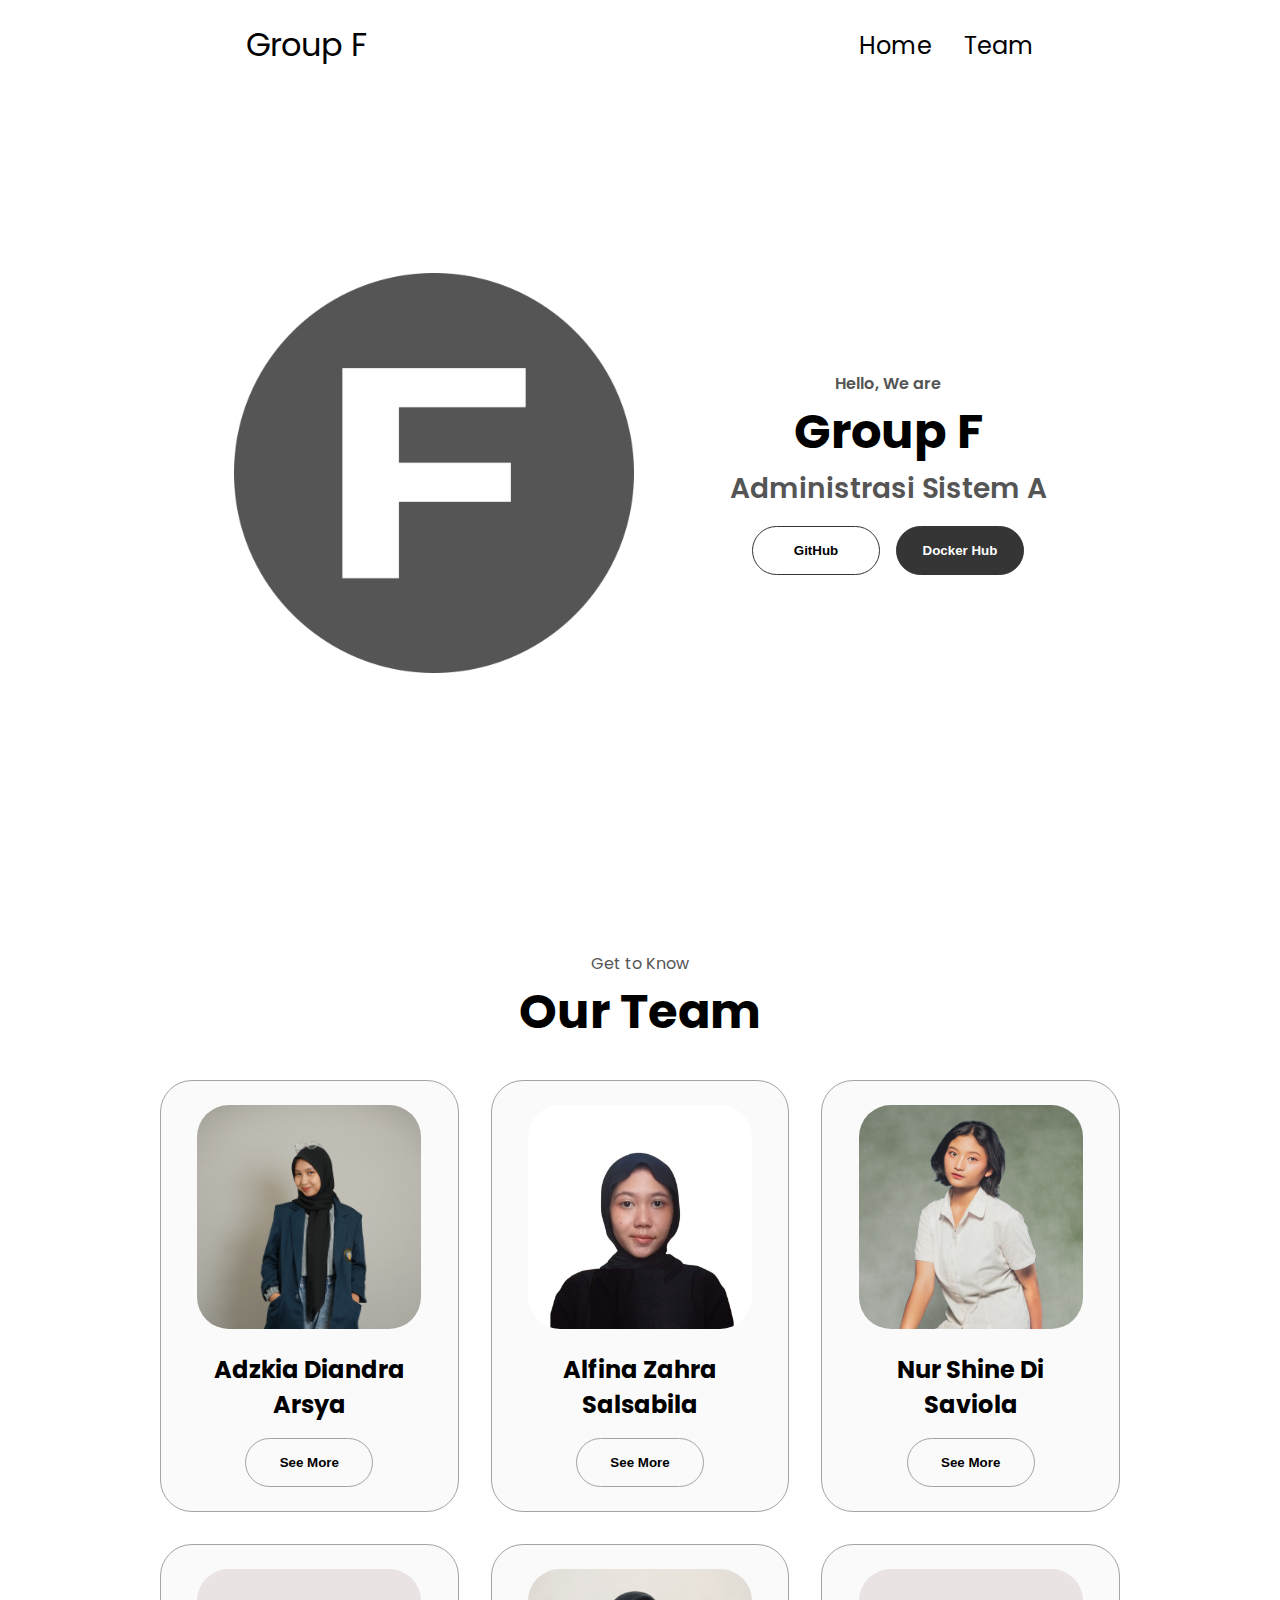
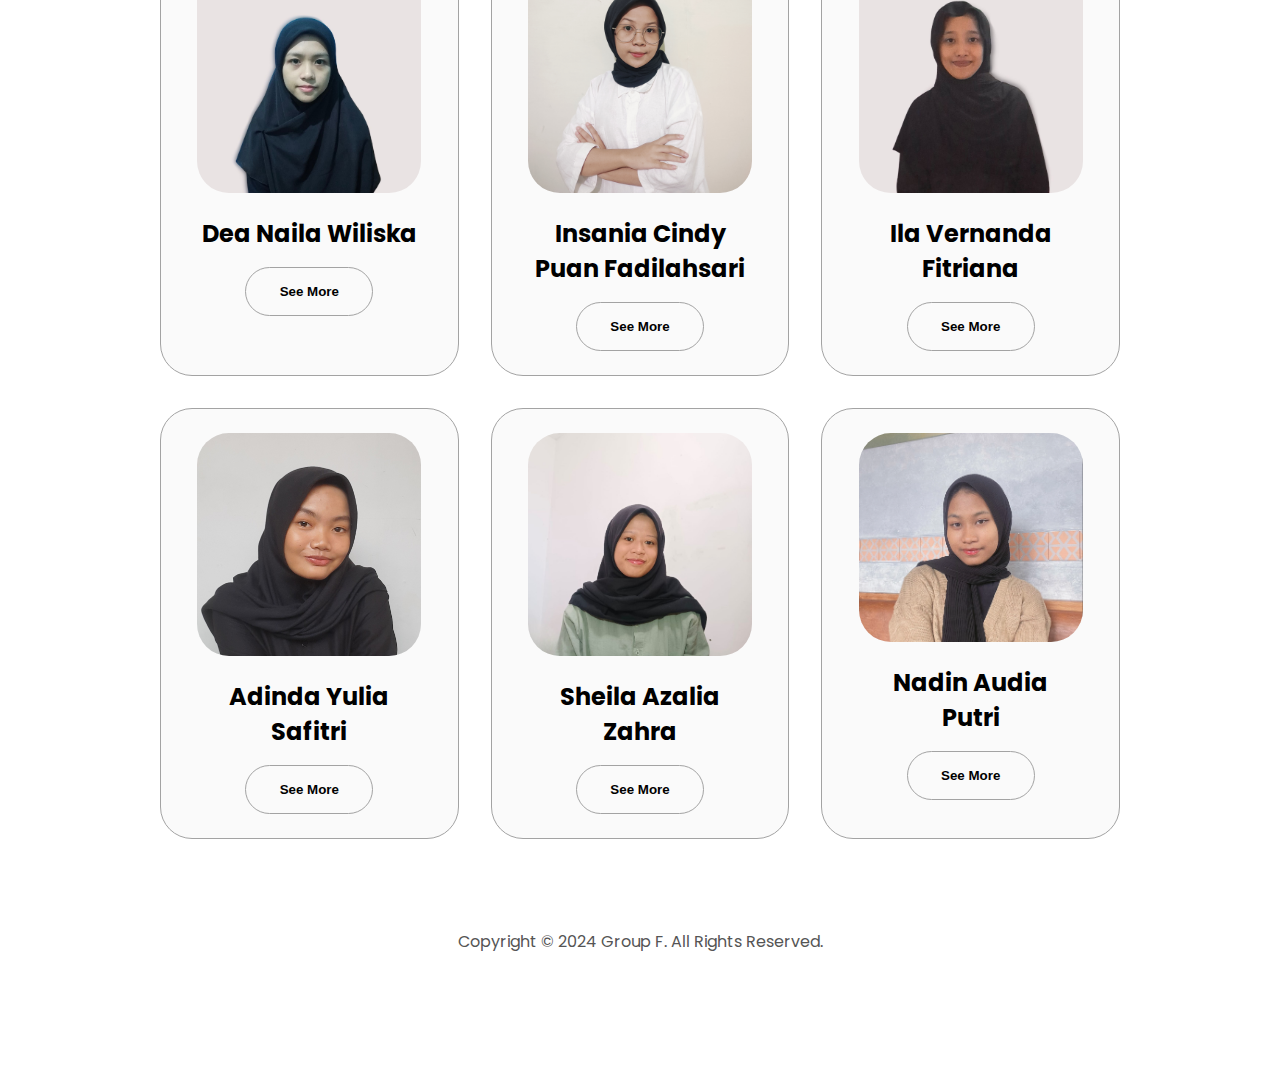
<file: members/template/index.html>
<!DOCTYPE html>
<html lang="en">
  <head>
    <meta charset="UTF-8" />
    <meta http-equiv="X-UA-Compatible" content="IE=edge" />
    <meta name="viewport" content="width=device-width, initial-scale=1.0" />
    <title>Group F</title>
    <link rel="stylesheet" href="style.css" />
    <link rel="stylesheet" href="mediaqueries.css" />
  </head>
  <body>
    <nav id="desktop-nav">
      <div class="logo">Group F</div>
      <div>
        <ul class="nav-links">
          <li><a href="#desktop-nav">Home</a></li>
          <li><a href="#team">Team</a></li>
        </ul>
      </div>
    </nav>
    <nav id="hamburger-nav">
      <div class="logo">Group F</div>
      <div class="hamburger-menu">
        <div class="hamburger-icon" onclick="toggleMenu()">
          <span></span>
          <span></span>
          <span></span>
        </div>
        <div class="menu-links">
          <li><a href="#desktop-nav" onclick="toggleMenu()">Home</a></li>
          <li><a href="#team" onclick="toggleMenu()">Team</a></li>
        </div>
      </div>
    </nav>
    <section id="profile">
      <div class="section__pic-container">
        <img src="./assets/ic_groupf.png" alt="Group F" />
      </div>
      <div class="section__text">
        <p class="section__text__p1">Hello, We are</p>
        <h1 class="title">Group F</h1>
        <p class="section__text__p2">Administrasi Sistem A</p>
        <div class="btn-container">
          <button class="btn btn-color-2" onclick="location.href='https://github.com/nurshineds/groupf-adsis'">
            GitHub
          </button>
          <button class="btn btn-color-1" onclick="location.href='https://hub.docker.com/repository/docker/namarepository'">
            Docker Hub
          </button>
        </div>
      </div>
    </section>


    <section id="team">
      <p class="section__text__p1">Get to Know</p>
      <h1 class="title">Our Team</h1>
      <div class="experience-details-container">
        <div class="about-containers">
          <div class="details-container color-container">
            <div class="article-container">
              <img
                src="./assets/kia.JPG"
                alt="Adzkia Diandra"
                class="project-img"
              />
            </div>
            <h2 class="experience-sub-title project-title">Adzkia Diandra Arsya</h2>
            <div class="btn-container">
              <button
                class="btn btn-color-2 project-btn"
                onclick="location.href='kia.html'"
              >
                See More
              </button>
            </div>
          </div>
          <div class="details-container color-container">
            <div class="article-container">
              <img
                src="./assets/Fina.jpg"
                alt="Alfina Zahra Salsabila"
                class="project-img"
              />
            </div>
            <h2 class="experience-sub-title project-title">Alfina Zahra Salsabila</h2>
 <div class="btn-container">
              <button
                class="btn btn-color-2 project-btn"
                onclick="location.href='fina.html'"
              >
                See More
              </button>
            </div>
          </div>
          <div class="details-container color-container">
            <div class="article-container">
              <img
                src="./assets/vio.jpg"
                alt="Nur Shine Di Saviola"
                class="project-img"
              />
            </div>
            <h2 class="experience-sub-title project-title">Nur Shine Di Saviola</h2>
 <div class="btn-container">
              <button
                class="btn btn-color-2 project-btn"
                onclick="location.href='vio.html'"
              >
                See More
              </button>
            </div>
          </div>
        </div>
      </div>
            <div class="experience-details-container">
        <div class="about-containers">
          <div class="details-container color-container">
            <div class="article-container">
              <img
                src="./assets/Dea.jpg"
                alt="Dea Naila Wiliska"
                class="project-img"
              />
            </div>
            <h2 class="experience-sub-title project-title">Dea Naila Wiliska</h2>
            <div class="btn-container">
              <button
                class="btn btn-color-2 project-btn"
                onclick="location.href='dea.html'"
              >
                See More
              </button>
            </div>
          </div>
          <div class="details-container color-container">
            <div class="article-container">
              <img
                src="./assets/cindy.jpg"
                alt="Insania Cindy Puan Fadilahsari"
                class="project-img"
              />
            </div>
            <h2 class="experience-sub-title project-title">Insania Cindy Puan Fadilahsari</h2>
 <div class="btn-container">
              <button
                class="btn btn-color-2 project-btn"
                onclick="location.href='cindy.html'"
              >
                See More
              </button>
            </div>
          </div>
          <div class="details-container color-container">
            <div class="article-container">
              <img
                src="./assets/Ila.jpg"
                alt="Ila Vernanda Fitriana"
                class="project-img"
              />
            </div>
            <h2 class="experience-sub-title project-title">Ila Vernanda Fitriana</h2>
 <div class="btn-container">
              <button
                class="btn btn-color-2 project-btn"
                onclick="location.href='ila.html'"
              >
                See More
              </button>
            </div>
          </div>
        </div>
      </div>
            <div class="experience-details-container">
        <div class="about-containers">
          <div class="details-container color-container">
            <div class="article-container">
              <img
                src="./assets/dinda.jpg"
                alt="Adinda Yulia Safitri"
                class="project-img"
              />
            </div>
            <h2 class="experience-sub-title project-title">Adinda Yulia Safitri</h2>
            <div class="btn-container">
              <button
                class="btn btn-color-2 project-btn"
                onclick="location.href='dinda.html'"
              >
                See More
              </button>
            </div>
          </div>
          <div class="details-container color-container">
            <div class="article-container">
              <img
                src="./assets/Sheila.jpg"
                alt="Sheila Azalia Zahra"
                class="project-img"
              />
            </div>
            <h2 class="experience-sub-title project-title">Sheila Azalia Zahra</h2>
 <div class="btn-container">
              <button
                class="btn btn-color-2 project-btn"
                onclick="location.href='sheila.html'"
              >
                See More
              </button>
            </div>
          </div>
          <div class="details-container color-container">
            <div class="article-container">
              <img
                src="./assets/Nadin.png"
                alt="Nadin Audia Putri"
                class="project-img"
              />
            </div>
            <h2 class="experience-sub-title project-title">Nadin Audia Putri</h2>
 <div class="btn-container">
              <button
                class="btn btn-color-2 project-btn"
                onclick="location.href='nadin.html'"
              >
                See More
              </button>
            </div>
          </div>
        </div>
      </div>
    </section>
    <footer>
      <p>Copyright &#169; 2024 Group F. All Rights Reserved.</p>
    </footer>
    <script src="script.js"></script>
  </body>
</html>
</file>
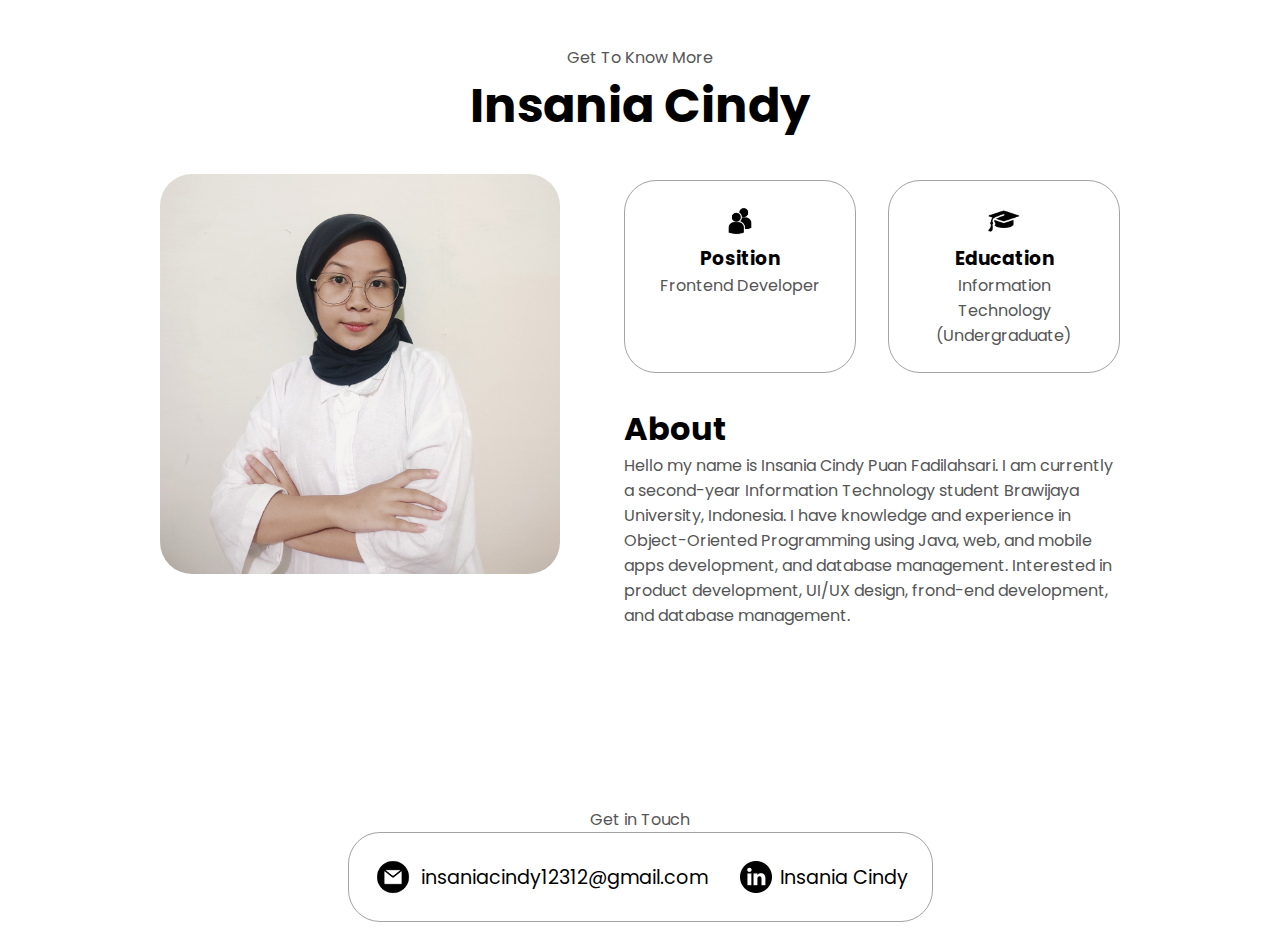
<file: members/template/cindy.html>
<!DOCTYPE html>
<html lang="en">
  <head>
    <meta charset="UTF-8" />
    <meta http-equiv="X-UA-Compatible" content="IE=edge" />
    <meta name="viewport" content="width=device-width, initial-scale=1.0" />
    <title>Group F</title>
    <link rel="stylesheet" href="persona.css" />
    <link rel="stylesheet" href="mediaqueries.css" />
  </head>
  <body>

    <section id="about">
      <p class="section__text__p1">Get To Know More</p>
      <h1 class="title">Insania Cindy</h1>
      <div class="section-container">
        <div class="section__pic-container">
          <img
            src="./assets/cindy.jpg"
            alt="Profile picture"
            class="about-pic"
          />
        </div>
        <div class="about-details-container">
          <div class="about-containers">
            <div class="details-container">
              <img
                src="./assets/education.png"
                alt="Experience icon"
                class="icon"
              />
              <h3>Position</h3>
              <p>Frontend Developer</p>
            </div>
            <div class="details-container">
              <img
                src="./assets/pngegg.png"
                alt="Education icon"
                class="icon"
              />
              <h3>Education</h3>
              <p>Information Technology (Undergraduate)</p>
            </div>
          </div>
          <div class="text-container">
            <h1>About</h1>
            <p>
              Hello my name is Insania Cindy Puan Fadilahsari. I am currently a second-year Information Technology student Brawijaya University, Indonesia. I have knowledge and experience in Object-Oriented Programming using Java, web, and mobile apps development, and database management. Interested in product development, UI/UX design, frond-end development, and database management.
            </p>
          </div>
        </div>
      </div>
    </section>
    <section id="contact">
      <p class="section__text__p1">Get in Touch</p>
      <div class="contact-info-upper-container">
        <div class="contact-info-container">
          <img
            src="./assets/email.png"
            alt="Email icon"
            class="icon contact-icon email-icon"
          />
          <p><a href="mailto:insaniacindy12312@gmail.com">insaniacindy12312@gmail.com</a></p>
        </div>
        <div class="contact-info-container">
          <img
            src="./assets/linkedin.png"
            alt="LinkedIn icon"
            class="icon contact-icon"
          />
          <p><a href="https://www.linkedin.com/in/insaniacindy">Insania Cindy</a></p>
        </div>
      </div>
    </section>
    <script src="script.js"></script>
  </body>
</html>
</file>
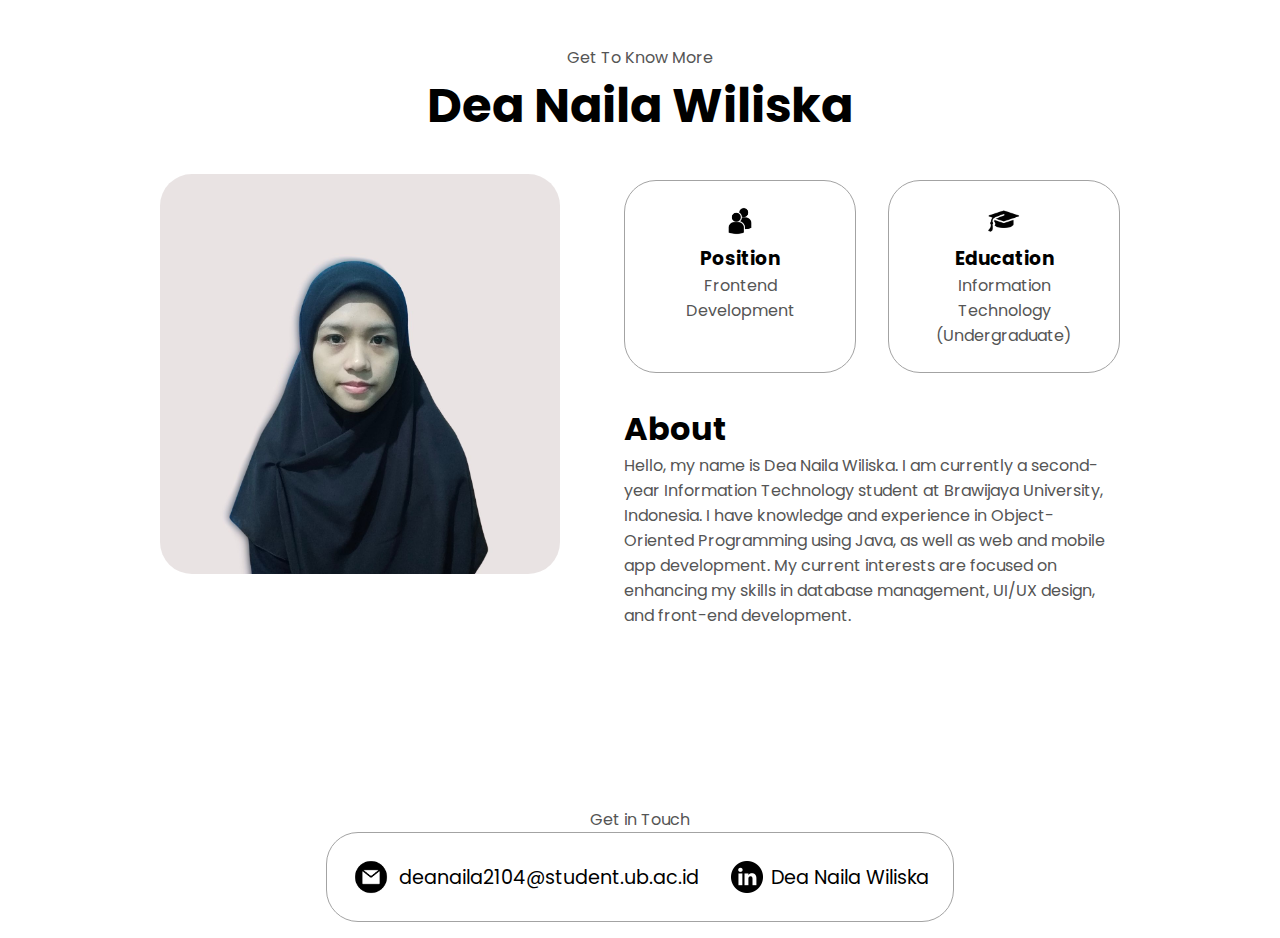
<file: members/template/dea.html>
<!DOCTYPE html>
<html lang="en">
  <head>
    <meta charset="UTF-8" />
    <meta http-equiv="X-UA-Compatible" content="IE=edge" />
    <meta name="viewport" content="width=device-width, initial-scale=1.0" />
    <title>Group F</title>
    <link rel="stylesheet" href="persona.css" />
    <link rel="stylesheet" href="mediaqueries.css" />
  </head>
  <body>

    <section id="about">
      <p class="section__text__p1">Get To Know More</p>
      <h1 class="title">Dea Naila Wiliska</h1>
      <div class="section-container">
        <div class="section__pic-container">
          <img
            src="./assets/Dea.jpg"
            alt="Profile picture"
            class="about-pic"
          />
        </div>
        <div class="about-details-container">
          <div class="about-containers">
            <div class="details-container">
              <img
                src="./assets/education.png"
                alt="Experience icon"
                class="icon"
              />
              <h3>Position</h3>
              <p>Frontend Development</p>
            </div>
            <div class="details-container">
              <img
                src="./assets/pngegg.png"
                alt="Education icon"
                class="icon"
              />
              <h3>Education</h3>
              <p>Information Technology (Undergraduate)</p>
            </div>
          </div>
          <div class="text-container">
            <h1>About</h1>
            <p>
              Hello, my name is Dea Naila Wiliska. I am currently a second-year Information Technology student at Brawijaya University, Indonesia. I have knowledge and experience in Object-Oriented Programming using Java, as well as web and mobile app development. My current interests are focused on enhancing my skills in database management, UI/UX design, and front-end development.
            </p>
          </div>
        </div>
      </div>
    </section>
    <section id="contact">
      <p class="section__text__p1">Get in Touch</p>
      <div class="contact-info-upper-container">
        <div class="contact-info-container">
          <img
            src="./assets/email.png"
            alt="Email icon"
            class="icon contact-icon email-icon"
          />
          <p><a href="mailto:deanaila2104@student.ub.ac.id">deanaila2104@student.ub.ac.id</a></p>
        </div>
        <div class="contact-info-container">
          <img
            src="./assets/linkedin.png"
            alt="LinkedIn icon"
            class="icon contact-icon"
          />
          <p><a href="https://www.linkedin.com/in/deanailawiliska">Dea Naila Wiliska</a></p>
        </div>
      </div>
    </section>
    <script src="script.js"></script>
  </body>
</html>
</file>
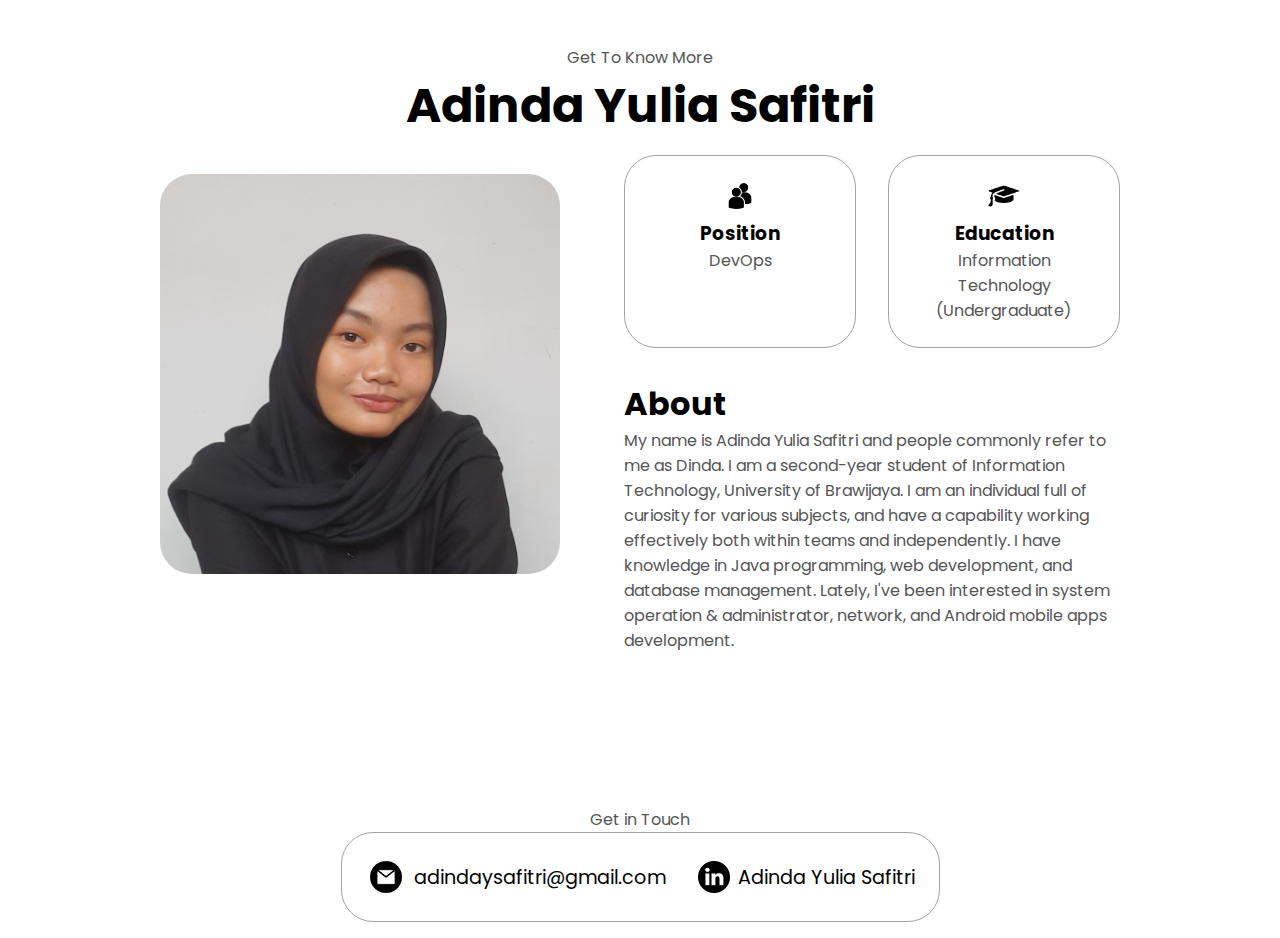
<file: members/template/dinda.html>
<!DOCTYPE html>
<html lang="en">
  <head>
    <meta charset="UTF-8" />
    <meta http-equiv="X-UA-Compatible" content="IE=edge" />
    <meta name="viewport" content="width=device-width, initial-scale=1.0" />
    <title>Group F</title>
    <link rel="stylesheet" href="persona.css" />
    <link rel="stylesheet" href="mediaqueries.css" />
  </head>
  <body>

    <section id="about">
      <p class="section__text__p1">Get To Know More</p>
      <h1 class="title">Adinda Yulia Safitri</h1>
      <div class="section-container">
        <div class="section__pic-container">
          <img
            src="./assets/dinda.jpg"
            alt="Profile picture"
            class="about-pic"
          />
        </div>
        <div class="about-details-container">
          <div class="about-containers">
            <div class="details-container">
              <img
                src="./assets/education.png"
                alt="Experience icon"
                class="icon"
              />
              <h3>Position</h3>
              <p>DevOps</p>
            </div>
            <div class="details-container">
              <img
                src="./assets/pngegg.png"
                alt="Education icon"
                class="icon"
              />
              <h3>Education</h3>
              <p>Information Technology (Undergraduate)</p>
            </div>
          </div>
          <div class="text-container">
            <h1>About</h1>
            <p>
              My name is Adinda Yulia Safitri and people commonly refer 
              to me as Dinda. I am a second-year student of Information 
              Technology, University of Brawijaya. I am an individual full 
              of curiosity for various subjects, and have a capability working 
              effectively both within teams and independently. I have knowledge 
              in Java programming, web development, and database management. 
              Lately, I've been interested in system operation & administrator, 
              network, and Android mobile apps development.  
            </p>
          </div>
        </div>
      </div>
    </section>
    <section id="contact">
      <p class="section__text__p1">Get in Touch</p>
      <div class="contact-info-upper-container">
        <div class="contact-info-container">
          <img
            src="./assets/email.png"
            alt="Email icon"
            class="icon contact-icon email-icon"
          />
          <p><a href="mailto:adindaysafitri@gmail.com">adindaysafitri@gmail.com</a></p>
        </div>
        <div class="contact-info-container">
          <img
            src="./assets/linkedin.png"
            alt="LinkedIn icon"
            class="icon contact-icon"
          />
          <p><a href="https://www.linkedin.com/in/adinda-yulia-safitri-b8b06a263/">Adinda Yulia Safitri</a></p>
        </div>
      </div>
    </section>
    <script src="script.js"></script>
  </body>
</html>
</file>
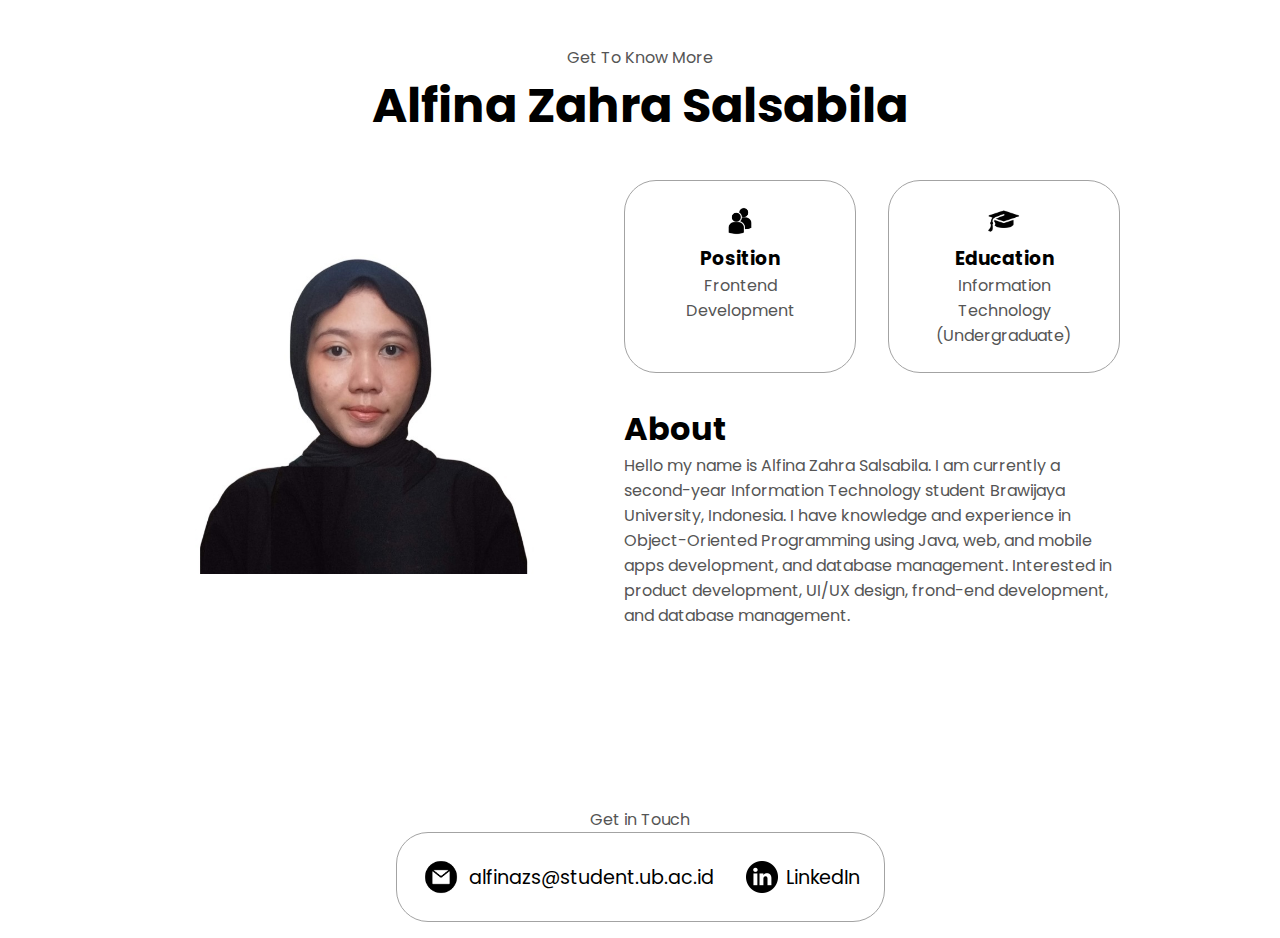
<file: members/template/fina.html>
<!DOCTYPE html>
<html lang="en">
  <head>
    <meta charset="UTF-8" />
    <meta http-equiv="X-UA-Compatible" content="IE=edge" />
    <meta name="viewport" content="width=device-width, initial-scale=1.0" />
    <title>Group F</title>
    <link rel="stylesheet" href="persona.css" />
    <link rel="stylesheet" href="mediaqueries.css" />
  </head>
  <body>

    <section id="about">
      <p class="section__text__p1">Get To Know More</p>
      <h1 class="title">Alfina Zahra Salsabila</h1>
      <div class="section-container">
        <div class="section__pic-container">
          <img
            src="./assets/Fina.jpg"
            alt="Profile picture"
            class="about-pic"
          />
        </div>
        <div class="about-details-container">
          <div class="about-containers">
            <div class="details-container">
              <img
                src="./assets/education.png"
                alt="Experience icon"
                class="icon"
              />
              <h3>Position</h3>
              <p>Frontend Development</p>
            </div>
            <div class="details-container">
              <img
                src="./assets/pngegg.png"
                alt="Education icon"
                class="icon"
              />
              <h3>Education</h3>
              <p>Information Technology (Undergraduate)</p>
            </div>
          </div>
          <div class="text-container">
            <h1>About</h1>
            <p>
              Hello my name is Alfina Zahra Salsabila. I am currently a second-year Information Technology student Brawijaya University, Indonesia. I have knowledge and experience in Object-Oriented Programming using Java, web, and mobile apps development, and database management. Interested in product development, UI/UX design, frond-end development, and database management.
            </p>
          </div>
        </div>
      </div>
    </section>
    <section id="contact">
      <p class="section__text__p1">Get in Touch</p>
      <div class="contact-info-upper-container">
        <div class="contact-info-container">
          <img
            src="./assets/email.png"
            alt="Email icon"
            class="icon contact-icon email-icon"
          />
          <p><a href="mailto:examplemail@gmail.com">alfinazs@student.ub.ac.id </a></p>
        </div>
        <div class="contact-info-container">
          <img
            src="./assets/linkedin.png"
            alt="LinkedIn icon"
            class="icon contact-icon"
          />
          <p><a href="https://www.linkedin.com/in/alfinazs/ ">LinkedIn</a></p>
        </div>
      </div>
    </section>
    <script src="script.js"></script>
  </body>
</html>
</file>
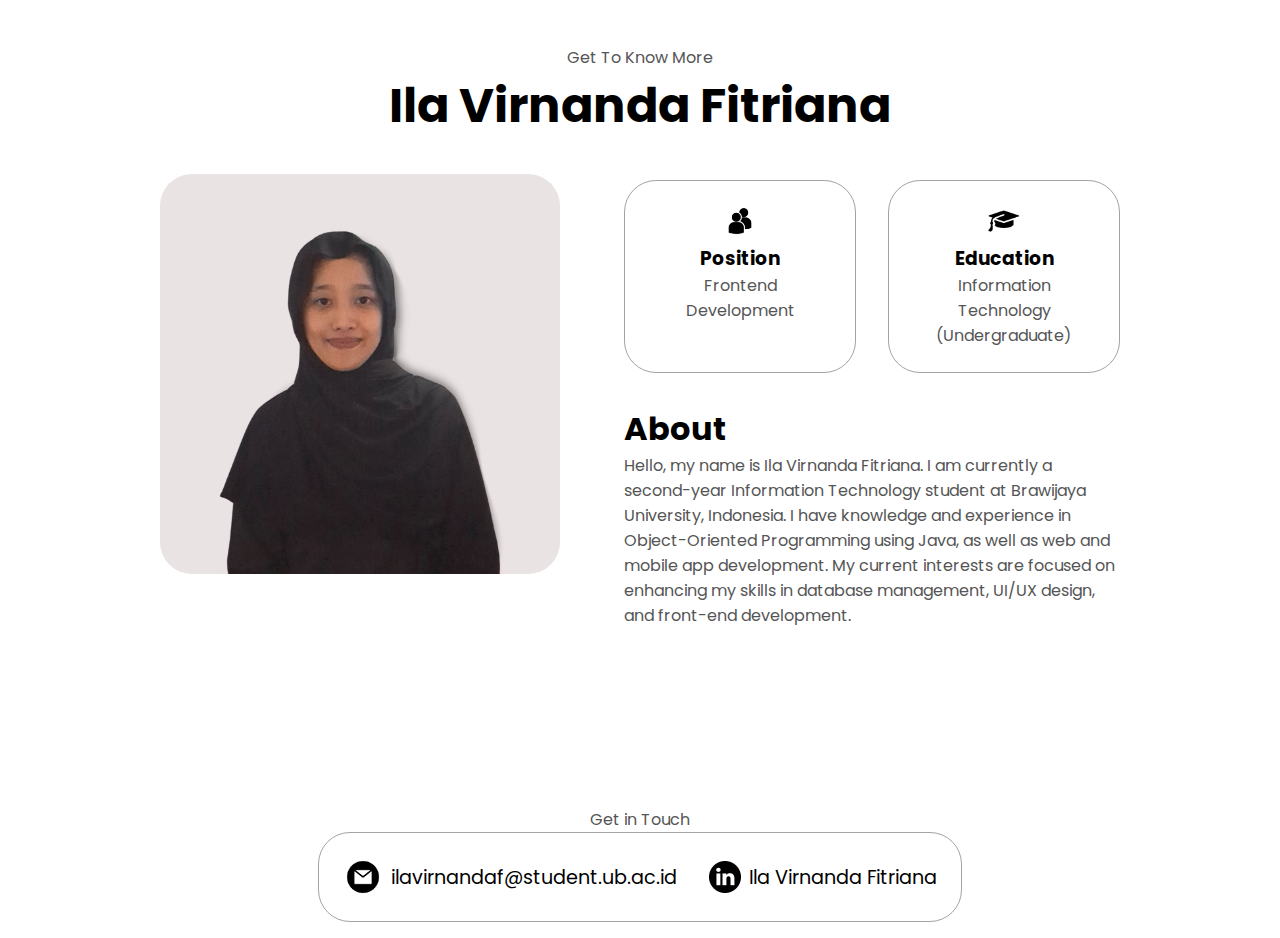
<file: members/template/ila.html>
<!DOCTYPE html>
<html lang="en">
  <head>
    <meta charset="UTF-8" />
    <meta http-equiv="X-UA-Compatible" content="IE=edge" />
    <meta name="viewport" content="width=device-width, initial-scale=1.0" />
    <title>Group F</title>
    <link rel="stylesheet" href="persona.css" />
    <link rel="stylesheet" href="mediaqueries.css" />
  </head>
  <body>

    <section id="about">
      <p class="section__text__p1">Get To Know More</p>
      <h1 class="title">Ila Virnanda Fitriana</h1>
      <div class="section-container">
        <div class="section__pic-container">
          <img
            src="./assets/Ila.jpg"
            alt="Profile picture"
            class="about-pic"
          />
        </div>
        <div class="about-details-container">
          <div class="about-containers">
            <div class="details-container">
              <img
                src="./assets/education.png"
                alt="Experience icon"
                class="icon"/>
              <h3>Position</h3>
              <p>Frontend Development</p>
            </div>
            <div class="details-container">
                <img
                  src="./assets/pngegg.png"
                  alt="Education icon"
                  class="icon"
                />
                <h3>Education</h3>
                <p>Information Technology (Undergraduate)</p>
            </div>
          </div>
          <div class="text-container">
            <h1>About</h1>
            <p>
              Hello, my name is Ila Virnanda Fitriana. I am currently a second-year Information Technology student at Brawijaya University, Indonesia. I have knowledge and experience in Object-Oriented Programming using Java, as well as web and mobile app development. My current interests are focused on enhancing my skills in database management, UI/UX design, and front-end development.
            </p>
          </div>
        </div>
      </div>
    </section>
    <section id="contact">
      <p class="section__text__p1">Get in Touch</p>
      <div class="contact-info-upper-container">
        <div class="contact-info-container">
          <img
            src="./assets/email.png"
            alt="Email icon"
            class="icon contact-icon email-icon"
          />
          <p><a href="mailto:ilavirnandaf@student.ub.ac.id">ilavirnandaf@student.ub.ac.id</a></p>
        </div>
        <div class="contact-info-container">
          <img
            src="./assets/linkedin.png"
            alt="LinkedIn icon"
            class="icon contact-icon"
          />
          <p><a href="https://www.linkedin.com/in/ilavirnandafitriana">Ila Virnanda Fitriana</a></p>
        </div>
      </div>
    </section>
    <script src="script.js"></script>
  </body>
</html>
</file>
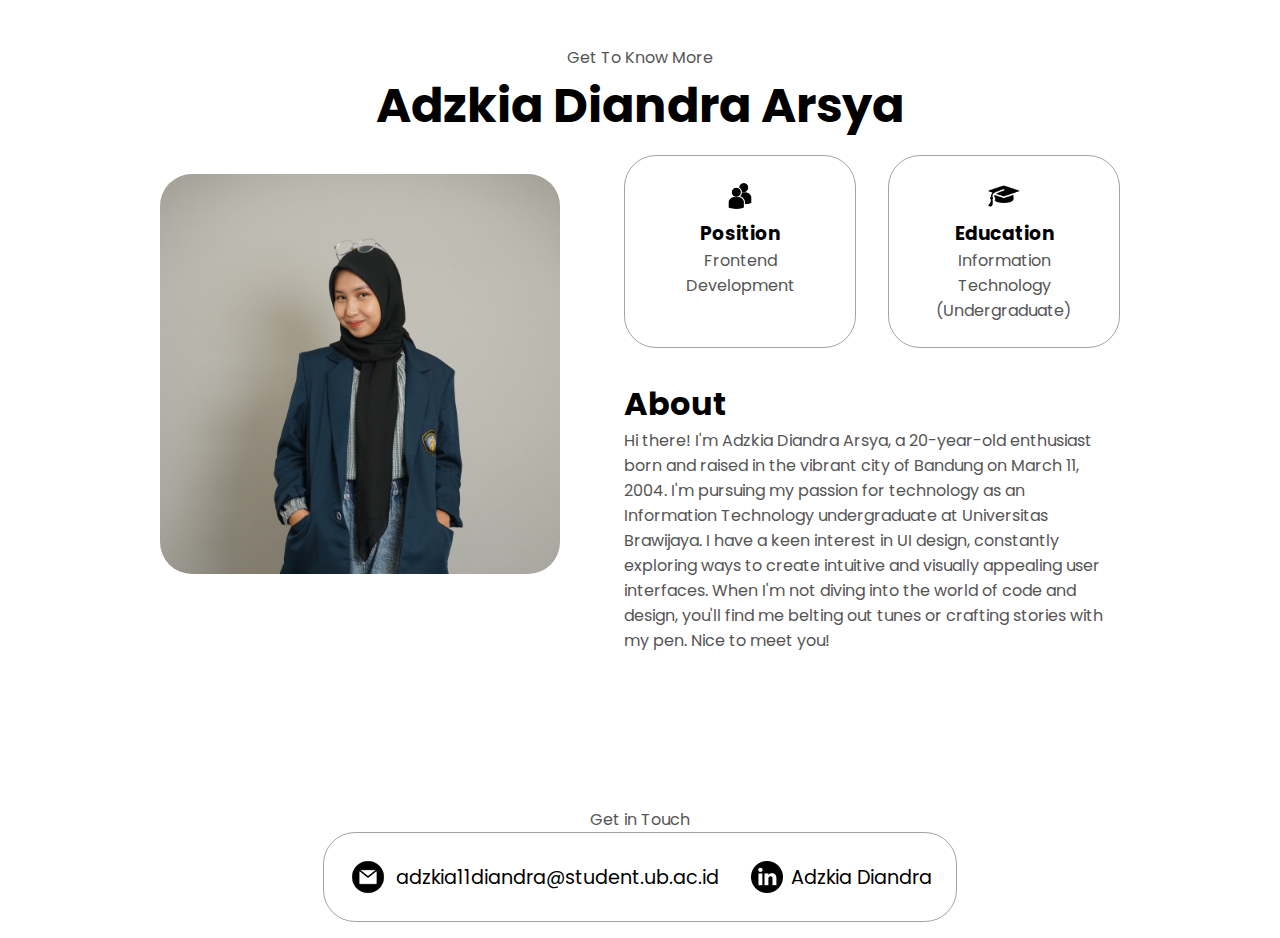
<file: members/template/kia.html>
<!DOCTYPE html>
<html lang="en">
  <head>
    <meta charset="UTF-8" />
    <meta http-equiv="X-UA-Compatible" content="IE=edge" />
    <meta name="viewport" content="width=device-width, initial-scale=1.0" />
    <title>Group F</title>
    <link rel="stylesheet" href="persona.css" />
    <link rel="stylesheet" href="mediaqueries.css" />
  </head>
  <body>

    <section id="about">
      <p class="section__text__p1">Get To Know More</p>
      <h1 class="title">Adzkia Diandra Arsya</h1>
      <div class="section-container">
        <div class="section__pic-container">
          <img
            src="./assets/kia.JPG"
            alt="Profile picture"
            class="about-pic"
          />
        </div>
        <div class="about-details-container">
          <div class="about-containers">
            <div class="details-container">
              <img
                src="./assets/education.png"
                alt="Experience icon"
                class="icon"
              />
              <h3>Position</h3>
              <p>Frontend Development</p>
            </div>
            <div class="details-container">
              <img
                src="./assets/pngegg.png"
                alt="Education icon"
                class="icon"
              />
              <h3>Education</h3>
              <p>Information Technology (Undergraduate)</p>
            </div>
          </div>
          <div class="text-container">
            <h1>About</h1>
            <p>
              Hi there! I'm Adzkia Diandra Arsya, a 20-year-old enthusiast born and raised in the vibrant city of Bandung on March 11, 2004. I'm pursuing my passion for technology as an Information Technology undergraduate at Universitas Brawijaya. I have a keen interest in UI design, constantly exploring ways to create intuitive and visually appealing user interfaces. When I'm not diving into the world of code and design, you'll find me belting out tunes or crafting stories with my pen. Nice to meet you!
            </p>
          </div>
        </div>
      </div>
    </section>
    <section id="contact">
      <p class="section__text__p1">Get in Touch</p>
      <div class="contact-info-upper-container">
        <div class="contact-info-container">
          <img
            src="./assets/email.png"
            alt="Email icon"
            class="icon contact-icon email-icon"
          />
          <p><a href="mailto:adzkia11diandra@student.ub.ac.id">adzkia11diandra@student.ub.ac.id</a></p>
        </div>
        <div class="contact-info-container">
          <img
            src="./assets/linkedin.png"
            alt="LinkedIn icon"
            class="icon contact-icon"
          />
          <p><a href="https://www.linkedin.com/in/adzkia-diandra-aa876225a/">Adzkia Diandra</a></p>
        </div>
      </div>
    </section>
    <script src="script.js"></script>
  </body>
</html>
</file>
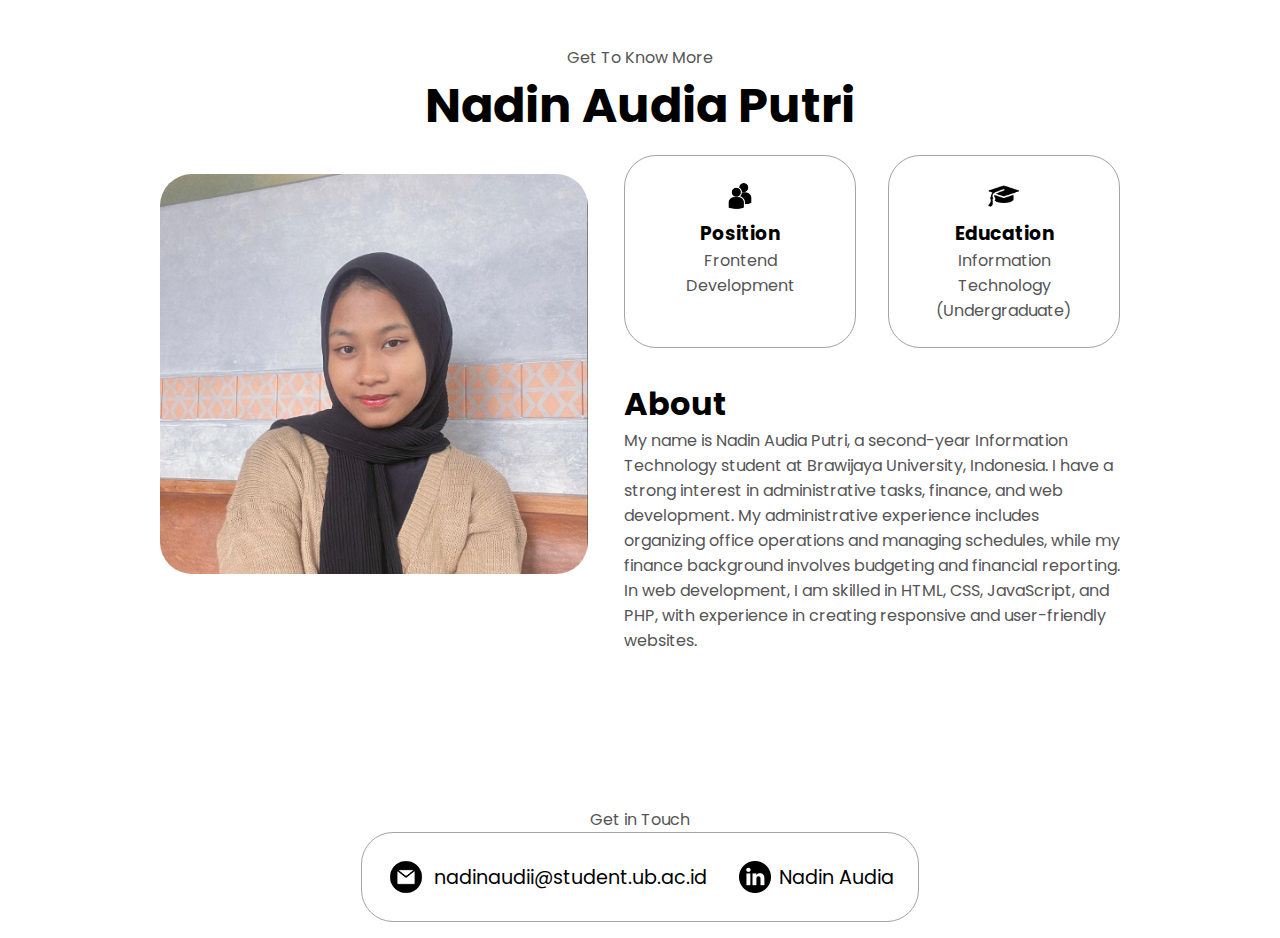
<file: members/template/nadin.html>
<!DOCTYPE html>
<html lang="en">
  <head>
    <meta charset="UTF-8" />
    <meta http-equiv="X-UA-Compatible" content="IE=edge" />
    <meta name="viewport" content="width=device-width, initial-scale=1.0" />
    <title>Group F</title>
    <link rel="stylesheet" href="persona.css" />
    <link rel="stylesheet" href="mediaqueries.css" />
  </head>
  <body>

    <section id="about">
      <p class="section__text__p1">Get To Know More</p>
      <h1 class="title">Nadin Audia Putri</h1>
      <div class="section-container">
        <div class="section__pic-container">
          <img
            src="./assets/Nadin.png"
            alt="Profile picture"
            class="about-pic"
          />
        </div>
        <div class="about-details-container">
          <div class="about-containers">
            <div class="details-container">
              <img
                src="./assets/education.png"
                alt="Experience icon"
                class="icon"
              />
              <h3>Position</h3>
              <p>Frontend Development</p>
            </div>
            <div class="details-container">
              <img
                src="./assets/pngegg.png"
                alt="Education icon"
                class="icon"
              />
              <h3>Education</h3>
              <p>Information Technology (Undergraduate)</p>
            </div>
          </div>
          <div class="text-container">
            <h1>About</h1>
            <p>
              My name is Nadin Audia Putri, a second-year Information Technology student at Brawijaya University, Indonesia. I have a strong interest in administrative tasks, finance, and web development. My administrative experience includes organizing office operations and managing schedules, while my finance background involves budgeting and financial reporting. In web development, I am skilled in HTML, CSS, JavaScript, and PHP, with experience in creating responsive and user-friendly websites.
            </p>
          </div>
        </div>
      </div>
    </section>
    <section id="contact">
      <p class="section__text__p1">Get in Touch</p>
      <div class="contact-info-upper-container">
        <div class="contact-info-container">
          <img
            src="./assets/email.png"
            alt="Email icon"
            class="icon contact-icon email-icon"
          />
          <p><a href="mailto:nadinaudii@student.ub.ac.id">nadinaudii@student.ub.ac.id</a></p>
        </div>
        <div class="contact-info-container">
          <img
            src="./assets/linkedin.png"
            alt="LinkedIn icon"
            class="icon contact-icon"
          />
          <p><a href="https://www.linkedin.com/in/nadinaudia">Nadin Audia</a></p>
        </div>
      </div>
    </section>
    <script src="script.js"></script>
  </body>
</html>
</file>
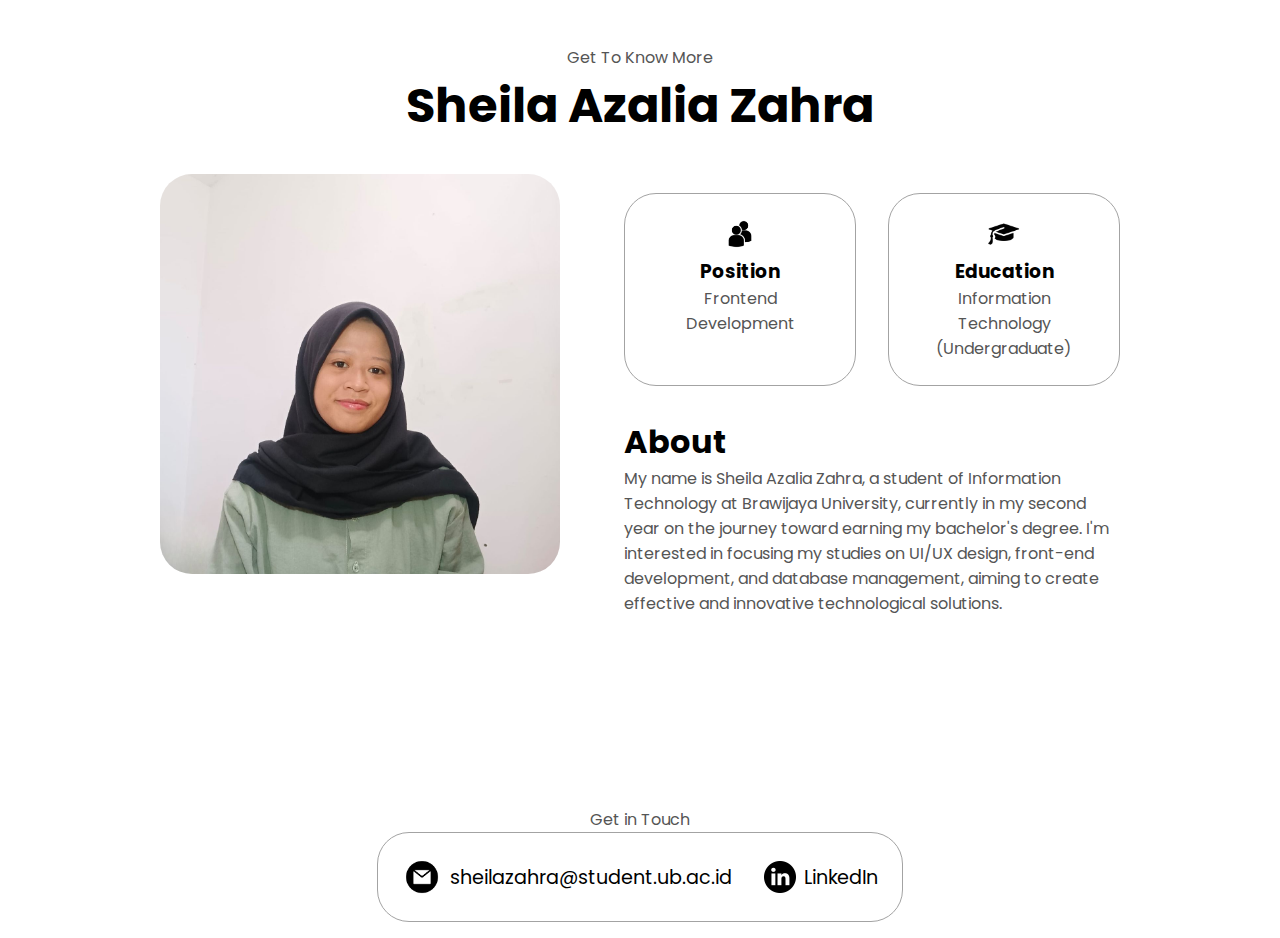
<file: members/template/sheila.html>
<!DOCTYPE html>
<html lang="en">
  <head>
    <meta charset="UTF-8" />
    <meta http-equiv="X-UA-Compatible" content="IE=edge" />
    <meta name="viewport" content="width=device-width, initial-scale=1.0" />
    <title>Group F</title>
    <link rel="stylesheet" href="persona.css" />
    <link rel="stylesheet" href="mediaqueries.css" />
  </head>
  <body>

    <section id="about">
      <p class="section__text__p1">Get To Know More</p>
      <h1 class="title">Sheila Azalia Zahra</h1>
      <div class="section-container">
        <div class="section__pic-container">
          <img
            src="./assets/Sheila.jpg"
            alt="Profile picture"
            class="about-pic"
          />
        </div>
        <div class="about-details-container">
          <div class="about-containers">
            <div class="details-container">
              <img
                src="./assets/education.png"
                alt="Experience icon"
                class="icon"
              />
              <h3>Position</h3>
              <p>Frontend Development</p>
            </div>
            <div class="details-container">
              <img
                src="./assets/pngegg.png"
                alt="Education icon"
                class="icon"
              />
              <h3>Education</h3>
              <p>Information Technology (Undergraduate)</p>
            </div>
          </div>
          <div class="text-container">
            <h1>About</h1>
            <p>
              My name is Sheila Azalia Zahra, a student of Information Technology at Brawijaya University, currently in my second year on the journey toward earning my bachelor's degree. I'm interested in focusing my studies on UI/UX design, front-end development, and database management, aiming to create effective and innovative technological solutions.
            </p>
          </div>
        </div>
      </div>
    </section>
    <section id="contact">
      <p class="section__text__p1">Get in Touch</p>
      <div class="contact-info-upper-container">
        <div class="contact-info-container">
          <img
            src="./assets/email.png"
            alt="Email icon"
            class="icon contact-icon email-icon"
          />
          <p><a href="mailto:sheilazahra@student.ub.ac.id">sheilazahra@student.ub.ac.id</a></p>
        </div>
        <div class="contact-info-container">
          <img
            src="./assets/linkedin.png"
            alt="LinkedIn icon"
            class="icon contact-icon"
          />
          <p><a href="https://www.linkedin.com">LinkedIn</a></p>
        </div>
      </div>
    </section>
    <script src="script.js"></script>
  </body>
</html>
</file>
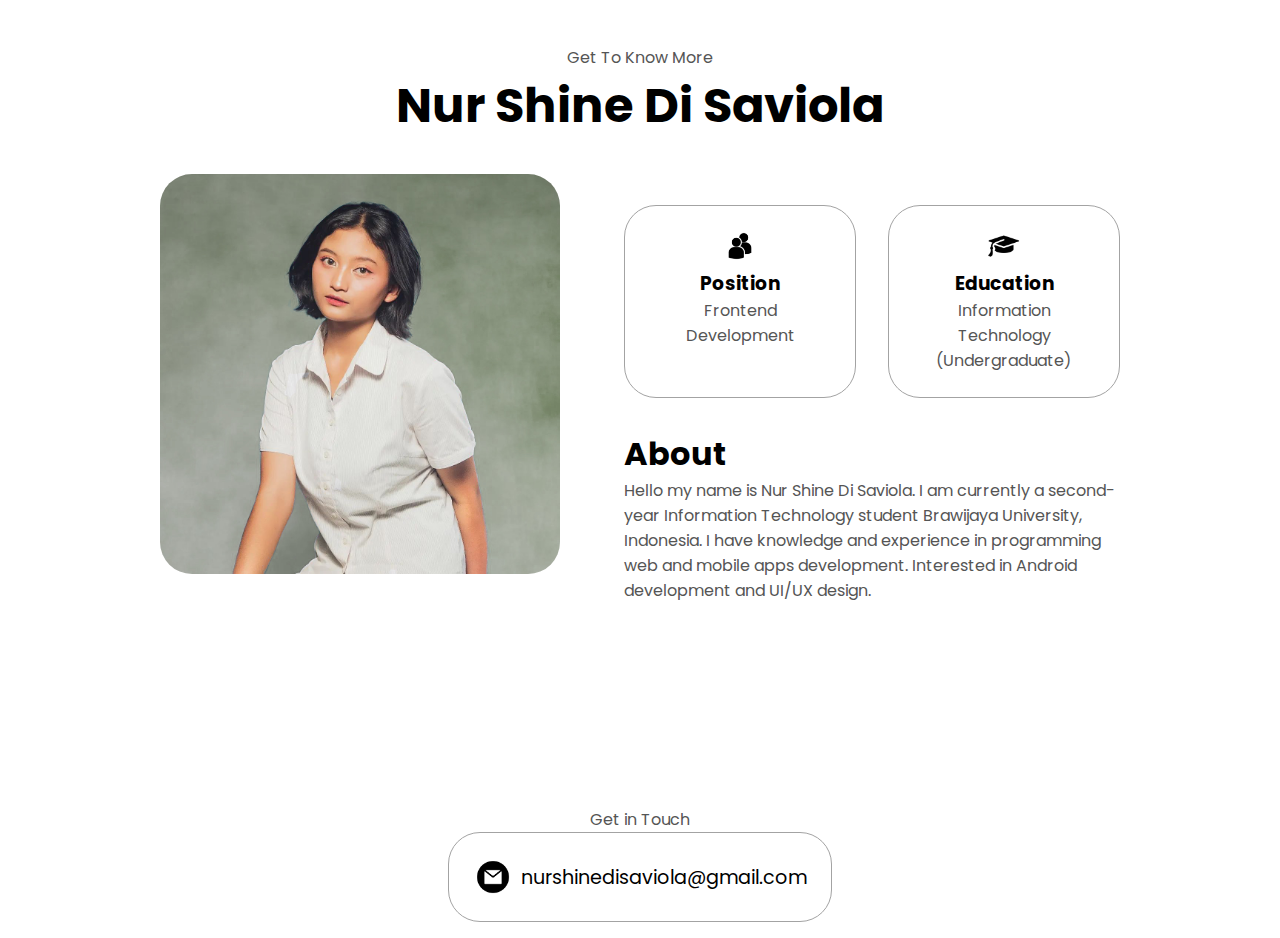
<file: members/template/vio.html>
<!DOCTYPE html>
<html lang="en">
  <head>
    <meta charset="UTF-8" />
    <meta http-equiv="X-UA-Compatible" content="IE=edge" />
    <meta name="viewport" content="width=device-width, initial-scale=1.0" />
    <title>Group F</title>
    <link rel="stylesheet" href="persona.css" />
    <link rel="stylesheet" href="mediaqueries.css" />
  </head>
  <body>

    <section id="about">
      <p class="section__text__p1">Get To Know More</p>
      <h1 class="title">Nur Shine Di Saviola</h1>
      <div class="section-container">
        <div class="section__pic-container">
          <img
            src="./assets/vio.jpg"
            alt="Profile picture"
            class="about-pic"
          />
        </div>
        <div class="about-details-container">
          <div class="about-containers">
            <div class="details-container">
              <img
                src="./assets/education.png"
                alt="Experience icon"
                class="icon"
              />
              <h3>Position</h3>
              <p>Frontend Development</p>
            </div>
            <div class="details-container">
              <img
                src="./assets/pngegg.png"
                alt="Education icon"
                class="icon"
              />
              <h3>Education</h3>
              <p>Information Technology (Undergraduate)</p>
            </div>
          </div>
          <div class="text-container">
            <h1>About</h1>
            <p>
              Hello my name is Nur Shine Di Saviola. I am currently a second-year Information Technology student Brawijaya University, Indonesia. I have knowledge and experience in programming web and mobile apps development. Interested in Android development and UI/UX design.
            </p>
          </div>
        </div>
      </div>
    </section>
    <section id="contact">
      <p class="section__text__p1">Get in Touch</p>
      <div class="contact-info-upper-container">
        <div class="contact-info-container">
          <img
            src="./assets/email.png"
            alt="Email icon"
            class="icon contact-icon email-icon"
          />
          <p><a href="mailto:examplemail@gmail.com">nurshinedisaviola@gmail.com</a></p>
        </div>
      </div>
    </section>
    <script src="script.js"></script>
  </body>
</html>
</file>
<file: members/template/style.css>
/* GENERAL */

@import url("https://fonts.googleapis.com/css2?family=Poppins:wght@300;400;500;600&display=swap");

* {
  margin: 0;
  padding: 0;
}

body {
  font-family: "Poppins", sans-serif;
}

html {
  scroll-behavior: smooth;
}

p {
  color: rgb(85, 85, 85);
}

/* TRANSITION */

a,
.btn {
  transition: all 300ms ease;
}

/* DESKTOP NAV */

nav,
.nav-links {
  display: flex;
}

nav {
  justify-content: space-around;
  align-items: center;
  height: 10vh;
}

.nav-links {
  gap: 2rem;
  list-style: none;
  font-size: 1.5rem;
}

a {
  color: black;
  text-decoration: none;
  text-decoration-color: white;
}

a:hover {
  color: grey;
  text-decoration: underline;
  text-underline-offset: 1rem;
  text-decoration-color: rgb(181, 181, 181);
}

.logo {
  font-size: 2rem;
}

.logo:hover {
  cursor: default;
}

/* HAMBURGER MENU */

#hamburger-nav {
  display: none;
}

.hamburger-menu {
  position: relative;
  display: inline-block;
}

.hamburger-icon {
  display: flex;
  flex-direction: column;
  justify-content: space-between;
  height: 24px;
  width: 30px;
  cursor: pointer;
}

.hamburger-icon span {
  width: 100%;
  height: 2px;
  background-color: black;
  transition: all 0.3 ease-in-out;
}

.menu-links {
  position: absolute;
  top: 100%;
  right: 0;
  background-color: white;
  width: fit-content;
  max-height: 0;
  overflow: hidden;
  transition: all 0.3 ease-in-out;
}

.menu-links a {
  display: block;
  padding: 10px;
  text-align: center;
  font-size: 1.5rem;
  color: black;
  text-decoration: none;
  transition: all 0.3 ease-in-out;
}

.menu-links li {
  list-style: none;
}

.menu-links.open {
  max-height: 300px;
}

.hamburger-icon.open span:first-child {
  transform: rotate(45deg) translate(10px, 5px);
}

.hamburger-icon.open span:nth-child(2) {
  opacity: 0;
}

.hamburger-icon.open span:last-child {
  transform: rotate(-45deg) translate(10px, -5px);
}

.hamburger-icon span:first-child {
  transform: none;
}

.hamburger-icon span:first-child {
  opacity: 1;
}

.hamburger-icon span:first-child {
  transform: none;
}

/* SECTIONS */

section {
  padding-top: 2vh;
  margin: 0 10rem;
  box-sizing: border-box;
  min-height: fit-content;
}

.section-container {
  display: flex;
}


/* PROFILE SECTION */

#profile {
  display: flex;
  justify-content: center;
  gap: 6rem;
  height: 80vh;
  margin-top: 0rem;
  margin-bottom: 3rem;

}

.section__pic-container {
  display: flex;
  height: 400px;
  width: 400px;
  margin: auto 0;
}

.section__text {
  align-self: center;
  text-align: center;
}

.section__text p {
  font-weight: 600;
}

.section__text__p1 {
  text-align: center;
}

.section__text__p2 {
  font-size: 1.75rem;
  margin-bottom: 1rem;
}

.title {
  font-size: 3rem;
  text-align: center;
}

#socials-container {
  display: flex;
  justify-content: center;
  margin-top: 1rem;
  gap: 1rem;
}

/* ICONS */

.icon {
  cursor: pointer;
  height: 2rem;
}

/* BUTTONS */

.btn-container {
  display: flex;
  justify-content: center;
  gap: 1rem;
}

.btn {
  font-weight: 600;
  transition: all 300ms ease;
  padding: 1rem;
  width: 8rem;
  border-radius: 2rem;
}

.btn-color-1,
.btn-color-2 {
  border: rgb(53, 53, 53) 0.1rem solid;
}

.btn-color-1:hover,
.btn-color-2:hover {
  cursor: pointer;
}

.btn-color-1,
.btn-color-2:hover {
  background: rgb(53, 53, 53);
  color: white;
}

.btn-color-1:hover {
  background: rgb(0, 0, 0);
}

.btn-color-2 {
  background: none;
}

.btn-color-2:hover {
  border: rgb(255, 255, 255) 0.1rem solid;
}

.btn-container {
  gap: 1rem;
}

/* ABOUT SECTION */
#about {
  position: relative;
}

.about-containers {
  gap: 2rem;
  margin-bottom: 2rem;
  margin-top: 2rem;
}

.about-details-container {
  justify-content: center;
  flex-direction: column;
}

.about-containers,
.about-details-container {
  display: flex;
}

.about-pic {
  border-radius: 2rem;
}

.arrow {
  position: absolute;
  right: -5rem;
  bottom: 2.5rem;
}

.details-container {
  padding: 1.5rem;
  flex: 1;
  background: white;
  border-radius: 2rem;
  border: rgb(53, 53, 53) 0.1rem solid;
  border-color: rgb(163, 163, 163);
  text-align: center;
}

.section-container {
  gap: 4rem;
  height: 80%;
}

.section__pic-container {
  height: 400px;
  width: 400px;
  margin: auto 0;
}


/* PROJECTS SECTION */

#team {
  position: relative;
  margin-bottom: 10vh; 
}

.color-container {
  border-color: rgb(163, 163, 163);
  background: rgb(250, 250, 250);
}

.project-img {
  border-radius: 2rem;
  width: 90%;
  height: 90%;
}

.project-title {
  margin: 1rem;
  color: black;
}

.project-btn {
  color: black;
  border-color: rgb(163, 163, 163);
}


/* FOOTER SECTION */

footer {
  clear: both;
  height: 10vh;
  margin: 3rem 0;
}

footer p {
  text-align: center;
}
</file>
<file: members/template/mediaqueries.css>
@media screen and (max-width: 1400px) {
  #profile {
    height: 83vh;
    margin-bottom: 6rem;
  }
  .about-containers {
    flex-wrap: wrap;
  }
  #contact,
  #projects {
    height: fit-content;
  }
}

@media screen and (max-width: 1200px) {
  #desktop-nav {
    display: none;
  }
  #hamburger-nav {
    display: flex;
  }
  #experience,
  .experience-details-container {
    margin-top: 2rem;
  }
  #profile,
  .section-container {
    display: block;
  }
  .arrow {
    display: none;
  }
  section,
  .section-container {
    height: fit-content;
  }
  section {
    margin: 0 5%;
  }
  .section__pic-container {
    width: 275px;
    height: 275px;
    margin: 0 auto 2rem;
  }
  .about-containers {
    margin-top: 0;
  }
}

@media screen and (max-width: 600px) {
  #contact,
  footer {
    height: 40vh;
  }
  #profile {
    height: 83vh;
    margin-bottom: 0;
  }
  article {
    font-size: 1rem;
  }
  footer nav {
    height: fit-content;
    margin-bottom: 2rem;
  }
  .about-containers,
  .contact-info-upper-container,
  .btn-container {
    flex-wrap: wrap;
  }
  .contact-info-container {
    margin: 0;
  }
  .contact-info-container p,
  .nav-links li a {
    font-size: 1rem;
  }
  .experience-sub-title {
    font-size: 1.25rem;
  }
  .logo {
    font-size: 1.5rem;
  }
  .nav-links {
    flex-direction: column;
    gap: 0.5rem;
    text-align: center;
  }
  .section__pic-container {
    width: auto;
    height: 46vw;
    justify-content: center;
  }
  .section__text__p2 {
    font-size: 1.25rem;
  }
  .title {
    font-size: 2rem;
  }
  .text-container {
    text-align: justify;
  }
}
</file>
<file: members/template/persona.css>
/* GENERAL */

@import url("https://fonts.googleapis.com/css2?family=Poppins:wght@300;400;500;600&display=swap");

* {
  margin: 0;
  padding: 0;
}

body {
  font-family: "Poppins", sans-serif;
}

html {
  scroll-behavior: smooth;
}

p {
  color: rgb(85, 85, 85);
}

/* TRANSITION */

a,
.btn {
  transition: all 300ms ease;
}

/* DESKTOP NAV */

nav,
.nav-links {
  display: flex;
}

nav {
  justify-content: space-around;
  align-items: center;
  height: 17vh;
}

.nav-links {
  gap: 2rem;
  list-style: none;
  font-size: 1.5rem;
}

a {
  color: black;
  text-decoration: none;
  text-decoration-color: white;
}

a:hover {
  color: grey;
  text-decoration: underline;
  text-underline-offset: 1rem;
  text-decoration-color: rgb(181, 181, 181);
}

.logo {
  font-size: 2rem;
}

.logo:hover {
  cursor: default;
}

/* HAMBURGER MENU */

#hamburger-nav {
  display: none;
}

.hamburger-menu {
  position: relative;
  display: inline-block;
}

.hamburger-icon {
  display: flex;
  flex-direction: column;
  justify-content: space-between;
  height: 24px;
  width: 30px;
  cursor: pointer;
}

.hamburger-icon span {
  width: 100%;
  height: 2px;
  background-color: black;
  transition: all 0.3 ease-in-out;
}

.menu-links {
  position: absolute;
  top: 100%;
  right: 0;
  background-color: white;
  width: fit-content;
  max-height: 0;
  overflow: hidden;
  transition: all 0.3 ease-in-out;
}

.menu-links a {
  display: block;
  padding: 10px;
  text-align: center;
  font-size: 1.5rem;
  color: black;
  text-decoration: none;
  transition: all 0.3 ease-in-out;
}

.menu-links li {
  list-style: none;
}

.menu-links.open {
  max-height: 300px;
}

.hamburger-icon.open span:first-child {
  transform: rotate(45deg) translate(10px, 5px);
}

.hamburger-icon.open span:nth-child(2) {
  opacity: 0;
}

.hamburger-icon.open span:last-child {
  transform: rotate(-45deg) translate(10px, -5px);
}

.hamburger-icon span:first-child {
  transform: none;
}

.hamburger-icon span:first-child {
  opacity: 1;
}

.hamburger-icon span:first-child {
  transform: none;
}

/* SECTIONS */

section {
  padding-top: 5vh;
  height: 60vh;
  margin: 0 10rem 1rem;
  box-sizing: border-box;
  min-height: fit-content;
}

.section-container {
  display: flex;
}

/* PROFILE SECTION */

#profile {
  display: flex;
  justify-content: center;
  gap: 4rem;
  
}

.section-container{
  margin: 2rem auto 1rem auto;
}
.section__pic-container {
  display: flex;
  height: 400px;
  width: 400px;
  margin: auto 0;
}

.section__text {
  align-self: center;
  text-align: center;
}

.section__text p {
  font-weight: 600;
}

.section__text__p1 {
  text-align: center;
}

.section__text__p2 {
  font-size: 1.75rem;
  margin-bottom: 1rem;
}

.title {
  font-size: 3rem;
  text-align: center;
}

#socials-container {
  display: flex;
  justify-content: center;
  margin-top: 1rem;
  gap: 1rem;
}

/* ICONS */

.icon {
  cursor: pointer;
  height: 2rem;
}

/* BUTTONS */

.btn-container {
  display: flex;
  justify-content: center;
  gap: 1rem;
}

.btn {
  font-weight: 600;
  transition: all 300ms ease;
  padding: 1rem;
  width: 8rem;
  border-radius: 2rem;
}

.btn-color-1,
.btn-color-2 {
  border: rgb(53, 53, 53) 0.1rem solid;
}

.btn-color-1:hover,
.btn-color-2:hover {
  cursor: pointer;
}

.btn-color-1,
.btn-color-2:hover {
  background: rgb(53, 53, 53);
  color: white;
}

.btn-color-1:hover {
  background: rgb(0, 0, 0);
}

.btn-color-2 {
  background: none;
}

.btn-color-2:hover {
  border: rgb(255, 255, 255) 0.1rem solid;
}

.btn-container {
  gap: 1rem;
}

#about {
  position: relative;
  margin-bottom: 1rem;
}

.about-containers {
  gap: 2rem;
  margin-bottom: 2rem;
  margin-top: 2rem;
}

.about-details-container {
  justify-content: center;
  flex-direction: column;
}

.about-containers,
.about-details-container {
  display: flex;
}

.about-pic {
  border-radius: 2rem;
}

.arrow {
  position: absolute;
  right: -5rem;
  bottom: 2.5rem;
}

.about-details-container{
  margin-top: 2rem;
}
.details-container {
  padding: 1.5rem;
  flex: 1;
  background: white;
  border-radius: 2rem;
  border: rgb(53, 53, 53) 0.1rem solid;
  border-color: rgb(163, 163, 163);
  text-align: center;
}

.section-container {
  gap: 4rem;
  height: 80%;
}

.section__pic-container {
  height: 400px;
  width: 400px;
  margin: auto 0;
}

/* CONTACT */

#contact {
  display: flex;
  justify-content: center;
  flex-direction: column;
  height: 30vh;
  margin-top: 12rem;
  margin-bottom: 1rem; 
}

.contact-info-upper-container {
  display: flex;
  justify-content: center;
  border-radius: 2rem;
  border: rgb(53, 53, 53) 0.1rem solid;
  border-color: rgb(163, 163, 163);
  background: (250, 250, 250);
  margin: 0 auto;
  padding: 0.5rem;
  height: 20%;
}


.contact-info-container {
  display: flex;
  align-items: center;
  justify-content: center;
  gap: 0.5rem;
  margin: 1rem;
}

.contact-info-container p {
  font-size: larger;
}

.contact-icon {
  cursor: default;
}

.email-icon {
  height: 2.5rem;
}
</file>
